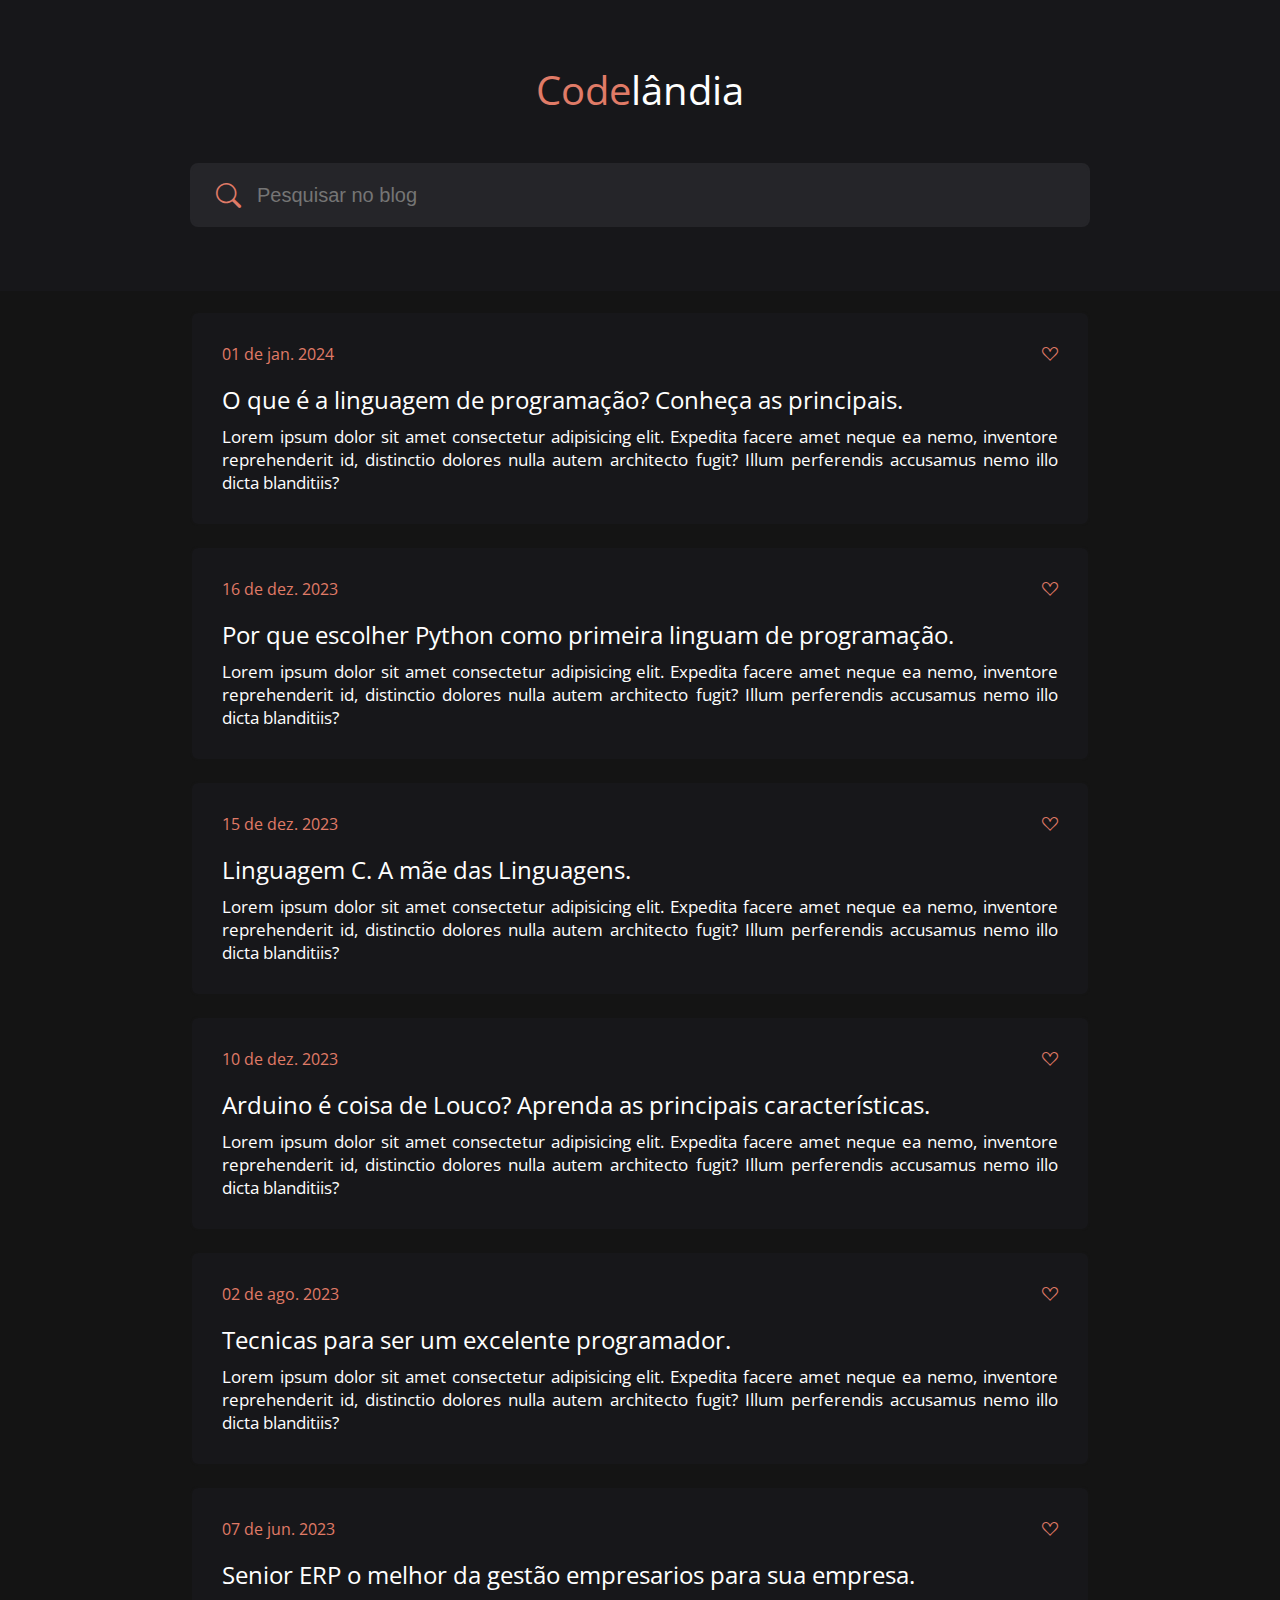
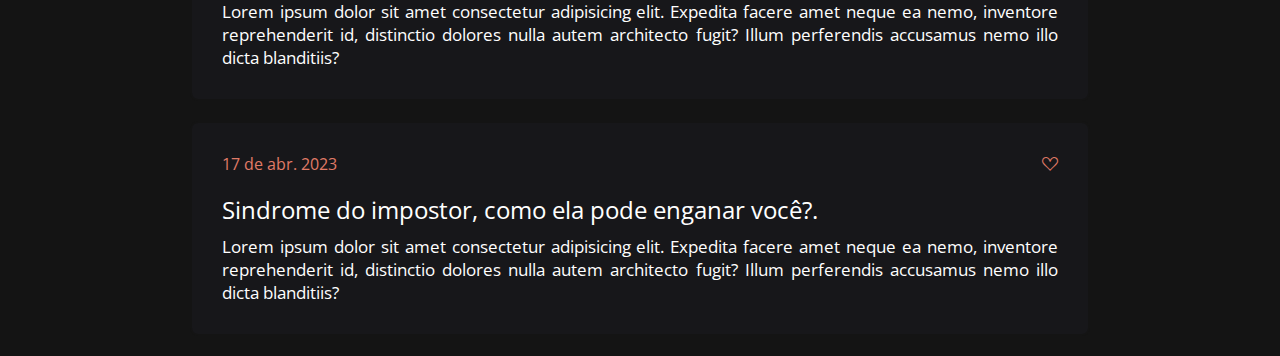
<file: desafio01/index.html>
<!DOCTYPE html>
<html lang="en">
<head>
    <meta charset="UTF-8">
    <meta name="viewport" content="width=device-width, initial-scale=1.0">
    <title>Desafio 01</title>
    <link rel="stylesheet" href="assets/css/styles.css">
</head>
<body>
    <header>
      
            <p>Code<span>lândia</span></p>

            <div class="box">
                <i class="bi bi-search"></i>
                <input type="search" name="" id="" placeholder="Pesquisar no blog">
            </div>
        
    </header>

    <main>
        <div class="main-area">

        </div>
    </main>

    <div class="models">
        <div class="card">
            <div class="card-header">
                <span class="date">17 de ago. 2024</span>
                <i class="bi bi-suit-heart"></i>
            </div>

            <div class="card-body">
                <div class="card-title">O que é a linguagem de programação? Conheça as principais.</div>
                <div class="card-desc">
                    Lorem ipsum dolor sit amet consectetur adipisicing elit. 
                    Expedita facere amet neque ea nemo, inventore reprehenderit id, 
                    distinctio dolores nulla autem architecto fugit? 
                    Illum perferendis accusamus nemo illo dicta blanditiis?
                </div>
            </div>
        </div>
    </div>

    <script src="assets/js/api.js"></script>
    <script src="assets/js/script.js"></script>
</body>
</html>
</file>
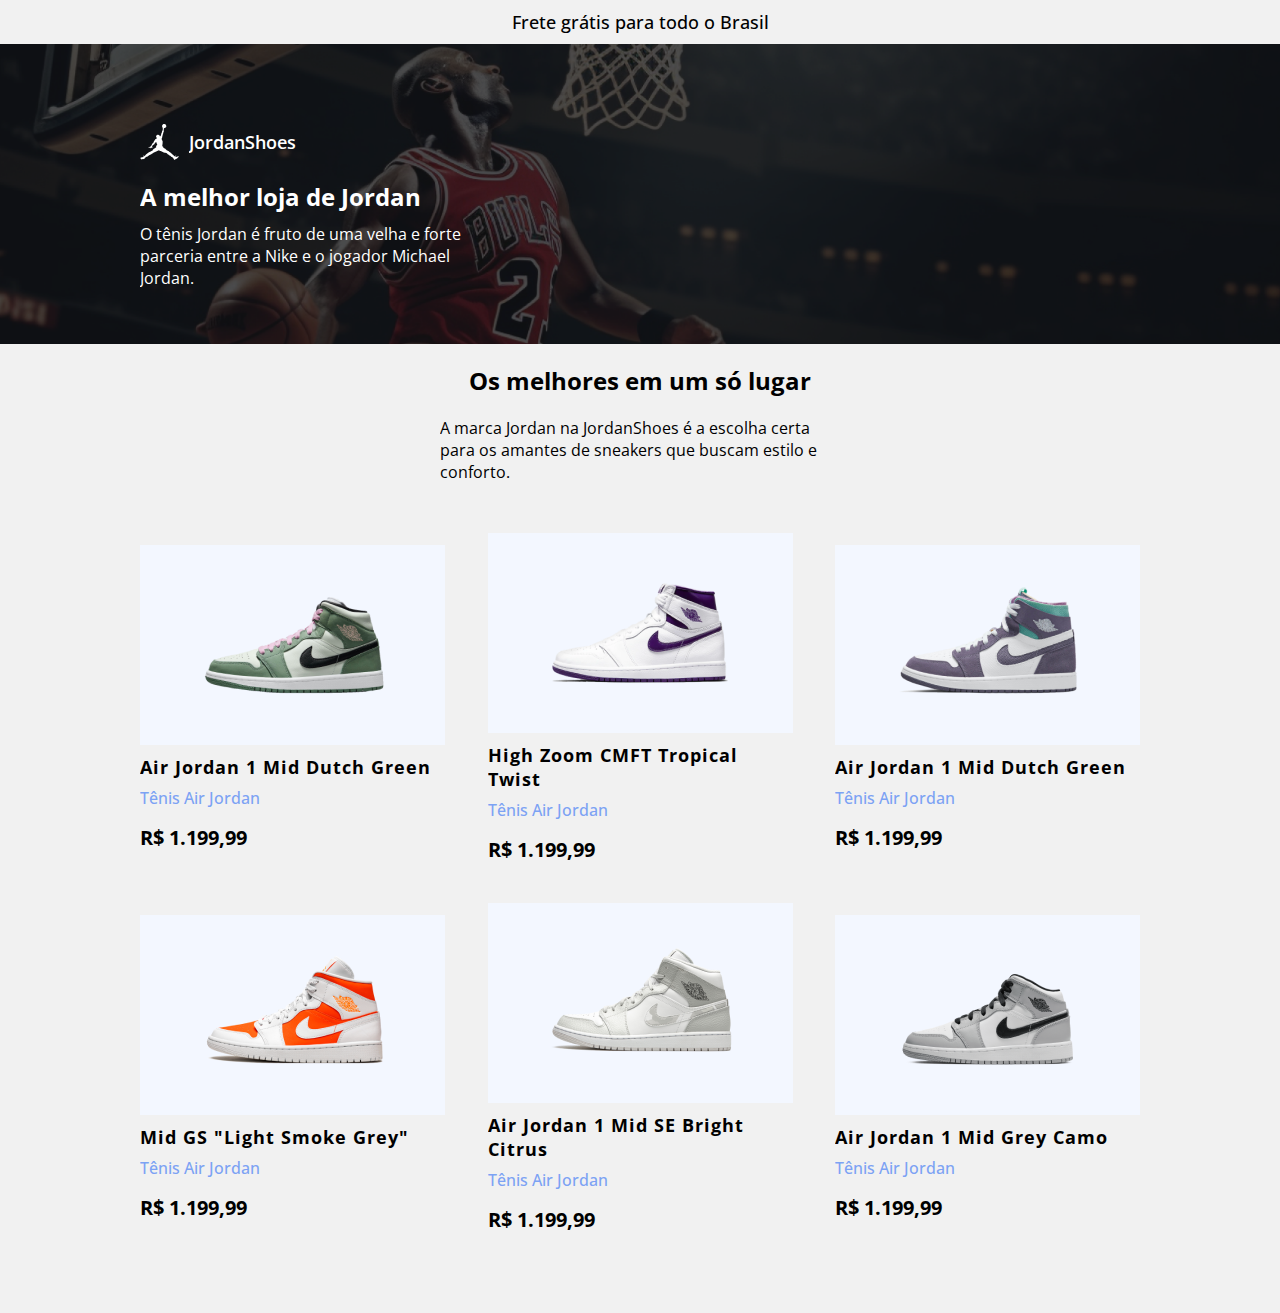
<file: desafio02/index.html>
<!DOCTYPE html>
<html lang="en">
<head>
    <meta charset="UTF-8">
    <meta name="viewport" content="width=device-width, initial-scale=1.0">
    <title>Michael Jordan</title>
    <link rel="stylesheet" href="assets/css/styles.css">
</head>
<body>

    <header>
        <div class="top">
            Frete grátis para todo o Brasil
        </div>
        <div class="img-capa">
            <div class="area">

                <div class="marca">
                    <img src="assets/images/marca.png" alt="logo.png" />
                    <span>JordanShoes</span>
                </div>

                <h2>A melhor loja de Jordan</h2>

                <p>
                    O tênis Jordan é fruto de uma velha e forte parceria entre a Nike e o jogador Michael Jordan.
                </p>
            </div>
        </div>
    </header>

    <main>
        <section class="principal">
            <h2>Os melhores em um só lugar</h2>
            <p>A marca Jordan na JordanShoes é a escolha certa para os amantes de sneakers que buscam estilo e conforto.</p>
            <div class="area">

            </div>
        </section>
    </main>


    <div class="models">
        <div class="card">
            <div class="card-header">
                <img src="assets/images/air1.png" alt="Air Jordan"/>
            </div>
            <div class="card-body">
                <div class="card-title">Air Jordan 1 Mid Dutch Green</div>
                <div class="card-desc">Tênis Air Jordan</div>
                <div class="card-price">R$ 1.199,99</div>
            </div>
        </div>
    </div>
    
    <script src="assets/js/api.js"></script>
    <script src="assets/js/script.js"></script>
</body>
</html>
</file>
<file: desafio01/assets/css/styles.css>
@import url('https://fonts.googleapis.com/css2?family=Open+Sans:ital,wght@1,500&display=swap');
@import url("https://cdn.jsdelivr.net/npm/bootstrap-icons@1.11.3/font/bootstrap-icons.min.css");

*{
    padding: 0;
    margin: 0;
    box-sizing: border-box;
}


body{
    font-family: 'Open Sans', sans-serif;
    background-color: #141414;
}




header{
    height: 291px;
    background-color: #17171A;
    padding: 64px 0px 64px 0px;
    gap: 48px;
    display: flex;
    flex-direction: column;
    justify-content: center;
    align-items: center;
}



/* header*/

header p{
    color: #E07B67;
    font-size: 40px;
    line-height: 51.4px;
}

header p span{
    color: #ffff;
}


header .box{
    width: 900px;
    height: 64px;
    border: 2px solid #252529;
    border-radius: 8px;
    padding: 16px 24px 16px 24px;
    gap: 16px;
    background-color: #252529;
    display: flex;
    align-items: center;
}

header .box i {
    font-size: 25px;
    color: #E07B67;
}


header .box input{
    flex: 1;
    height: inherit;
    background-color: transparent;
    border: none;
    outline: none;
    color: #fff;
    font-size: 20px;
    font-weight: 500;
}
/* 

main{
    min-height: 300px;
 
} */

main .main-area {
    width: 100%;
    max-width: 1000px;
    margin: auto;
}





/*models*/


.card{
    width: 900px;
    /* height: 200px; */
    background-color: #17171A;
    margin: 20px auto;
    padding: 30px 30px;
    border-radius: 8px;
    transition: all ease-in-out .3s;
    border: 2px solid #141414;
    cursor: pointer;
}

.card:hover{
    border: 2px solid #E07B67;
}

.card .card-header{
    display: flex;
    justify-content: space-between;
    align-items: center;
    margin-bottom: 20px;
}

.card .card-header span,
.card .card-header i{
    color: #E07B67;
    font-weight: 400;
}

.card .card-header i{
    cursor: pointer;
}


.card .card-body{
    color: #fff;
}

.card .card-body .card-title{
    font-size: 24px;
    line-height: 30px;
    margin-bottom: 10px;
}


.card .card-body .card-desc{
    font-size: 17px;
    text-align: justify;
}


.models{
    display:none;
}




@media (max-width: 950px){

    header{
        width: 100vw;
    }
    header .box,
    .card {
        width: calc(100vw - 50px);
    }

}
</file>
<file: desafio02/assets/css/styles.css>
@import url('https://fonts.googleapis.com/css2?family=Open+Sans:ital,wght@1,500&display=swap');
@import url("https://cdn.jsdelivr.net/npm/bootstrap-icons@1.11.3/font/bootstrap-icons.min.css");

*{
    padding: 0;
    margin: 0;
    box-sizing: border-box;
    overflow-x: hidden;
}


body{
    font-family: 'Open Sans', sans-serif;
    background-color: #f1f1f1;
}

.area{
    max-width: 1000px;
    margin: auto;
}




/* Header*/

header{
    width: 100vw;
    height: auto;
    display: flex;
    flex-direction: column;
}


header .top{
    display: flex;
    align-items: center;
    justify-content: center;
    padding: 10px 0;
    font-size: 18px;
    font-weight: 500;
}

header .img-capa{
    height: 300px;
    background-color: #c2c2c2;
    background-image: url(../images/image-michael-jordan.png);
    background-size: cover;
    background-position: center;
    background-repeat: no-repeat;
    color: #fff;
}

header .img-capa .area{
    display: flex;
    flex-direction: column;
    padding: 80px 0;
}

header .img-capa .area .marca{
    display: flex;
    align-items: center;
    margin-bottom: 20px;
}

header .img-capa .area .marca img{
    margin-right: 10px;
}

header .img-capa .area .marca span{
    font-weight: 600;
    font-size: 18px;
}

header .img-capa .area h2{
    margin-bottom: 10px;
}

header .img-capa .area p{
    width: 350px;
}


.principal{
    display: flex;
    flex-direction: column;
    justify-content: center;
    align-items: center;
    padding: 20px 0;
    flex-wrap: wrap;
}

.principal .area{
    display: flex;
    align-items: center;
    padding: 20px 0;
    flex-wrap: wrap;
    justify-content: space-between;
}

.principal p {
    margin-top: 20px;
    width: 400px;
    margin-bottom: 30px;
}




/* Card */
.models{
    display: none;
}

.card{
    width: 305px;
    cursor: pointer;   
    margin-bottom: 40px; 
}

.card .card-header{
    background-color: #F3F7FF;
    display: flex;
    justify-content: center;
    align-items: center;
    height: 200px;
    margin-bottom: 10px;
}


.card .card-body .card-title{
    font-weight: bold;
    font-size: 18px;
    letter-spacing: 1px;
    margin-bottom: 8px;
}

.card .card-body .card-desc{
    color: #7CA2F4;
    font-weight: 500;
    margin-bottom: 15px;
}

.card .card-body .card-price{
    font-weight: bold;
    font-size: 20px;
}



/* Responsivadade */


@media (max-width: 950px) {

    header{
        width: 100vw;
    }

    header .img-capa{
        display: flex;
        align-items: center;
        justify-content: flex-start;
    }


    header .img-capa .area {
        padding: 0;
    }

    header .img-capa .area p {
        width: 350px;
    }

    header .img-capa .area{
        width: calc(100vw - 100px);
    }

    .principal .area {
        width: calc(100vw - 80px);
        justify-content: space-evenly;
    }

    .principal p {
        width: calc(100vw - 80px);
    }
}


@media (max-width: 450px){
    header .img-capa .area p {
        width: 100%;
    }
}
</file>
